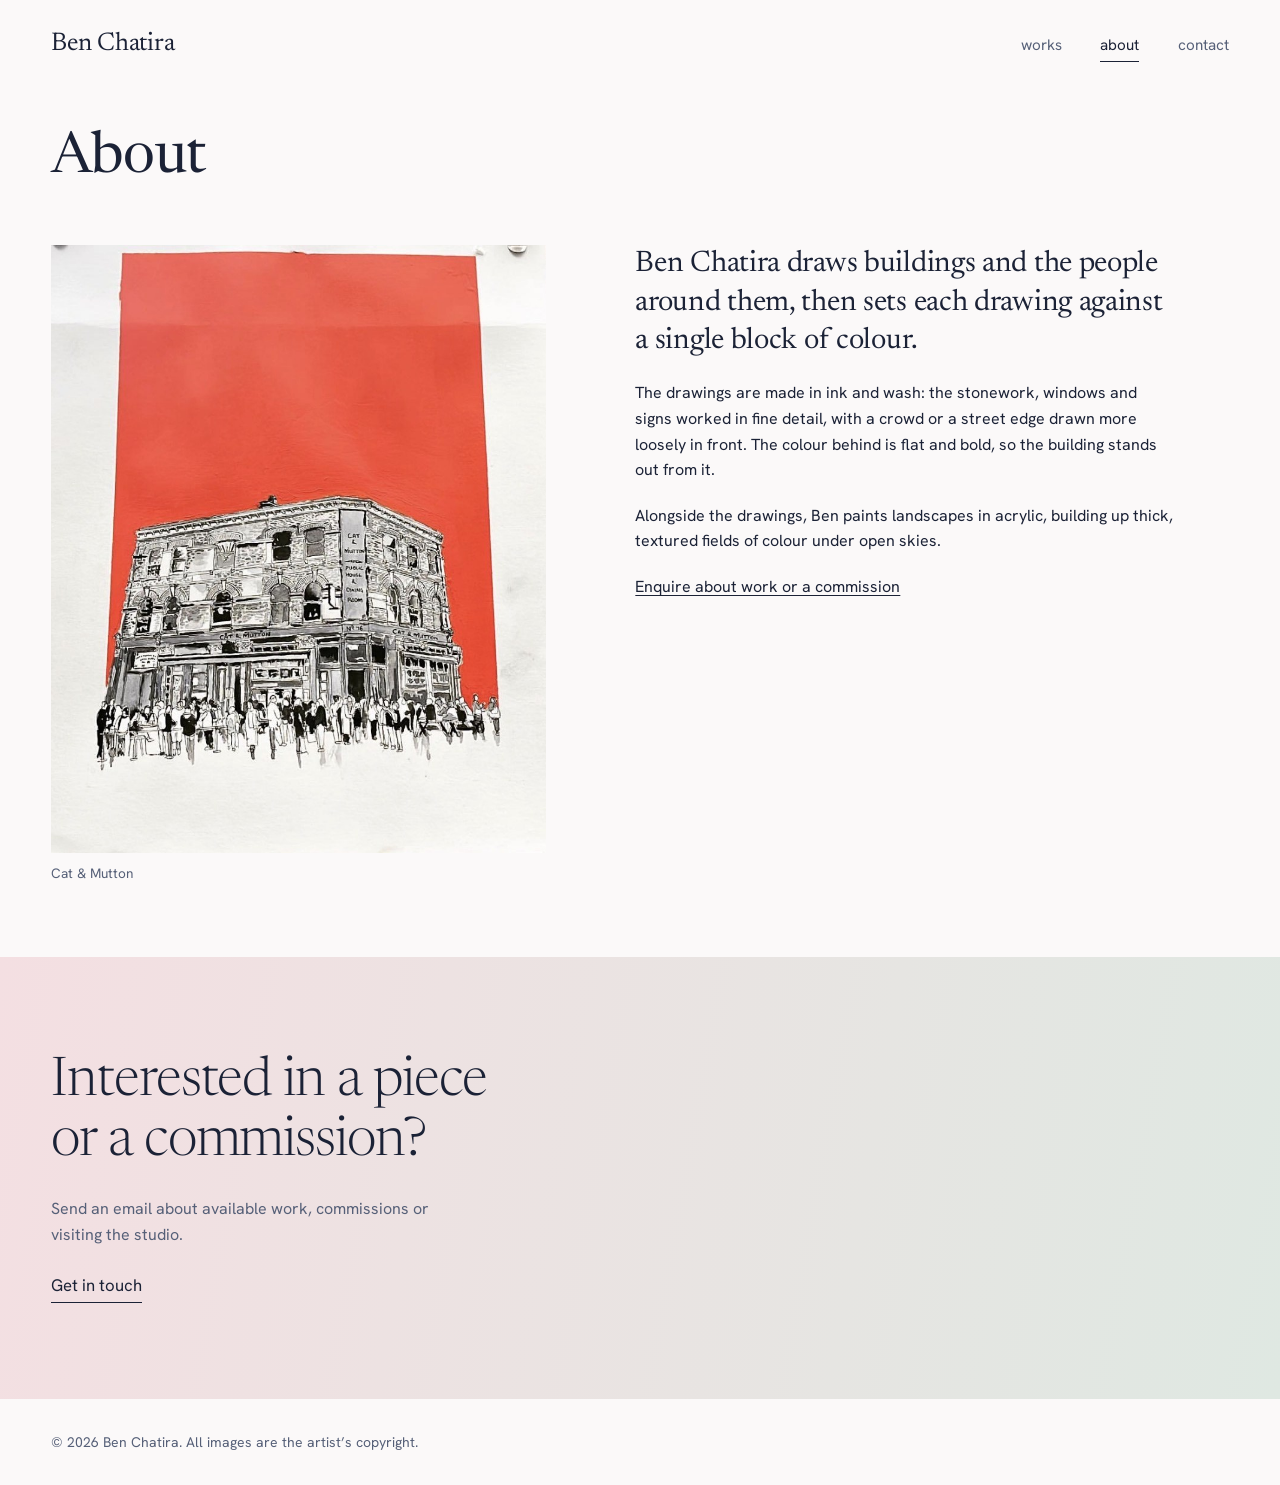
<file: about.html>
<!doctype html>
<html lang="en-GB">
<head>
<meta charset="utf-8">
<meta name="viewport" content="width=device-width, initial-scale=1">
<title>About | Ben Chatira</title>
<meta name="description" content="About Ben Chatira, an artist who draws buildings and streets in ink against fields of colour and paints landscapes.">
<link rel="preconnect" href="https://fonts.googleapis.com">
<link rel="preconnect" href="https://fonts.gstatic.com" crossorigin>
<link href="https://fonts.googleapis.com/css2?family=Hanken+Grotesk:wght@400;500;600&family=Newsreader:ital,opsz,wght@0,6..72,300;0,6..72,400;1,6..72,300;1,6..72,400&display=swap" rel="stylesheet">
<link rel="stylesheet" href="css/style.css">
</head>
<body>
<a class="skip-link" href="#main">Skip to content</a>
<header class="site-header">
  <div class="wrap">
    <a class="wordmark" href="index.html">Ben Chatira</a>
    <nav class="nav" aria-label="Main">
      <a href="gallery.html">works</a>
      <a href="about.html" aria-current="page">about</a>
      <a href="contact.html">contact</a>
    </nav>
  </div>
</header>
<main id="main">
  <section class="section" style="padding-top:1.5rem">
    <div class="wrap">
      <h1 class="page-title">About</h1>
      <div class="about-grid">
        <figure class="about-photo">
          <img src="images/cat-and-mutton.jpg" width="826" height="1016" alt="Cat &amp; Mutton, an ink drawing of a corner pub with a crowd outside, set against a block of red.">
          <figcaption>Cat &amp; Mutton</figcaption>
        </figure>
        <div class="prose">
          <p class="lede">Ben Chatira draws buildings and the people around them, then sets each drawing against a single block of colour.</p>
          <p>The drawings are made in ink and wash: the stonework, windows and signs worked in fine detail, with a crowd or a street edge drawn more loosely in front. The colour behind is flat and bold, so the building stands out from it.</p>
          <p>Alongside the drawings, Ben paints landscapes in acrylic, building up thick, textured fields of colour under open skies.</p>
          <!-- Add a short biography here: where Ben is based, how the work is made, exhibitions. -->
          <p><a href="contact.html">Enquire about work or a commission</a></p>
        </div>
      </div>
    </div>
  </section>
</main>
<section class="band">
  <div class="wrap">
    <h2>Interested in a piece or a commission?</h2>
    <p>Send an email about available work, commissions or visiting the studio.</p>
    <a class="cta" href="contact.html">Get in touch</a>
  </div>
</section>
<footer class="site-footer">
  <div class="wrap">
    <span>&copy; <span id="year">2026</span> Ben Chatira. All images are the artist&rsquo;s copyright.</span>
  </div>
</footer>
<script src="js/works.js"></script>
<script src="js/main.js"></script>
</body>
</html>
</file>
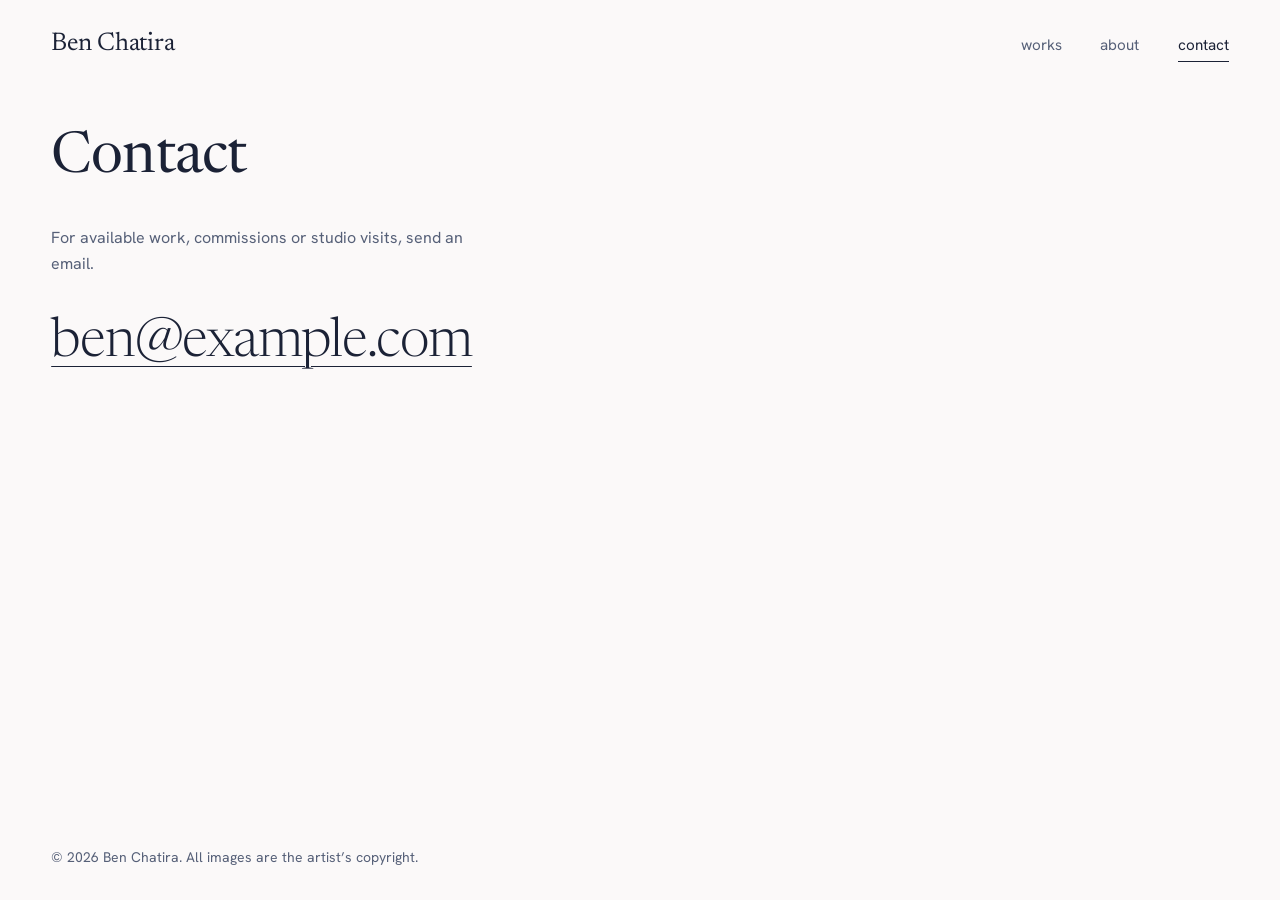
<file: contact.html>
<!doctype html>
<html lang="en-GB">
<head>
<meta charset="utf-8">
<meta name="viewport" content="width=device-width, initial-scale=1">
<title>Contact | Ben Chatira</title>
<meta name="description" content="Contact Ben Chatira about available work, commissions and studio visits.">
<link rel="preconnect" href="https://fonts.googleapis.com">
<link rel="preconnect" href="https://fonts.gstatic.com" crossorigin>
<link href="https://fonts.googleapis.com/css2?family=Hanken+Grotesk:wght@400;500;600&family=Newsreader:ital,opsz,wght@0,6..72,300;0,6..72,400;1,6..72,300;1,6..72,400&display=swap" rel="stylesheet">
<link rel="stylesheet" href="css/style.css">
</head>
<body>
<a class="skip-link" href="#main">Skip to content</a>
<header class="site-header">
  <div class="wrap">
    <a class="wordmark" href="index.html">Ben Chatira</a>
    <nav class="nav" aria-label="Main">
      <a href="gallery.html">works</a>
      <a href="about.html">about</a>
      <a href="contact.html" aria-current="page">contact</a>
    </nav>
  </div>
</header>
<main id="main">
  <section class="section" style="padding-top:1.5rem">
    <div class="wrap">
      <h1 class="page-title">Contact</h1>
      <p class="contact-lead">For available work, commissions or studio visits, send an email.</p>
      <p class="contact-email"><a href="mailto:ben@example.com" data-email>ben@example.com</a></p>
    </div>
  </section>
</main>
<footer class="site-footer">
  <div class="wrap">
    <span>&copy; <span id="year">2026</span> Ben Chatira. All images are the artist&rsquo;s copyright.</span>
  </div>
</footer>
<script src="js/works.js"></script>
<script src="js/main.js"></script>
</body>
</html>
</file>
<file: css/style.css>
:root {
  /* colour tokens */
  --bg: #fbf9f9;
  --ink: #1b2236;
  --muted: #566078;
  --line: #e3dcdd;
  --pink: #efbcc5;
  --sage: #bfd6cd;
  --blush: #f4dfe2;
  --focus: #2b4fd8;

  /* type tokens */
  --display: "Newsreader", "Iowan Old Style", Georgia, serif;
  --body: "Hanken Grotesk", "Helvetica Neue", Arial, sans-serif;

  --gutter: clamp(20px, 4vw, 56px);
  --max: 1480px;
  color-scheme: light;
}

*, *::before, *::after { box-sizing: border-box; }

html { scroll-behavior: smooth; }

body {
  margin: 0;
  background: var(--bg);
  color: var(--ink);
  font-family: var(--body);
  font-size: 1rem;
  line-height: 1.6;
  -webkit-font-smoothing: antialiased;
  /* full-height column so the footer sits at the bottom on short pages */
  min-height: 100vh;
  min-height: 100dvh;
  display: flex;
  flex-direction: column;
}
main { flex: 1 0 auto; }

img { display: block; max-width: 100%; height: auto; }
a { color: inherit; text-decoration-thickness: 1px; text-underline-offset: 0.2em; }
:focus-visible { outline: 2px solid var(--focus); outline-offset: 3px; }

.skip-link {
  position: absolute; left: var(--gutter); top: -3rem;
  background: var(--ink); color: var(--bg); padding: 0.5rem 1rem; z-index: 50;
}
.skip-link:focus { top: 0.75rem; }

.wrap { width: 100%; max-width: var(--max); margin-inline: auto; padding-inline: var(--gutter); }

/* ---------- header ---------- */
.site-header { padding-block: 1.5rem; position: relative; z-index: 2; }
.site-header .wrap { display: flex; align-items: baseline; justify-content: space-between; gap: 1.5rem; flex-wrap: wrap; }
.wordmark { font-family: var(--display); font-size: 1.6rem; font-weight: 400; letter-spacing: -0.01em; text-decoration: none; }
.nav { display: flex; gap: clamp(1.2rem, 3vw, 2.4rem); }
.nav a { text-decoration: none; font-size: 0.95rem; color: var(--muted); padding-block: 0.25rem; border-bottom: 1px solid transparent; }
.nav a:hover { color: var(--ink); }
.nav a[aria-current="page"] { color: var(--ink); border-bottom-color: var(--ink); }

/* ---------- home hero ---------- */
.hero {
  position: relative; isolation: isolate; overflow: hidden;
  height: clamp(560px, 92vh, 900px);
  display: flex; flex-direction: column;
  background: #e8d9d6;
  --name-size: clamp(3.4rem, 9.5vw, 9rem);
  --hero-pad: clamp(1.5rem, 4vw, 3rem);
}
.hero-stage { position: absolute; inset: 0; z-index: -1; }
.hero-wash {
  position: absolute; inset: -10%;
  background:
    radial-gradient(60% 70% at 85% 40%, var(--pink) 0%, transparent 70%),
    radial-gradient(55% 80% at 5% 75%, var(--sage) 0%, transparent 70%),
    radial-gradient(70% 70% at 45% 5%, #ece3d9 0%, transparent 70%),
    #e8d9d6;
  animation: wash 22s ease-in-out infinite alternate;
}
.hero-slide {
  position: absolute; top: 0; right: 0; height: 100%; width: 66%;
  object-fit: cover; opacity: 0;
  filter: saturate(0.6) brightness(1.1) contrast(0.95);
  -webkit-mask-image: linear-gradient(to right, transparent 0%, #000 38%);
  mask-image: linear-gradient(to right, transparent 0%, #000 38%);
  transition: opacity 1.8s ease;
  will-change: opacity, transform;
}
.hero-slide.is-active { opacity: 1; }
.hero-slide.is-active, .hero-slide.is-leaving { animation: drift 10s linear forwards; }
.hero-tint {
  position: absolute; inset: 0; mix-blend-mode: screen;
  background: linear-gradient(105deg, rgba(191, 214, 205, 0.45), rgba(239, 188, 197, 0.6));
}
.hero-grain {
  position: absolute; inset: -50%; width: 200%; height: 200%; opacity: 0.3; pointer-events: none;
  background-image: url("data:image/svg+xml;utf8,<svg xmlns='http://www.w3.org/2000/svg' width='240' height='240'><filter id='n'><feTurbulence type='fractalNoise' baseFrequency='.85' numOctaves='2' stitchTiles='stitch'/><feColorMatrix values='0 0 0 0 0  0 0 0 0 0  0 0 0 0 0  0 0 0 .5 0'/></filter><rect width='240' height='240' filter='url(%23n)'/></svg>");
  animation: grain 0.9s steps(6) infinite;
}
@keyframes wash {
  from { transform: translate3d(-2%, 0, 0) scale(1.02); }
  to   { transform: translate3d(2%, -2%, 0) scale(1.08); }
}
@keyframes drift {
  from { transform: scale(1.04) translate3d(0, 0, 0); }
  to   { transform: scale(1.12) translate3d(-1.5%, -1%, 0); }
}
@keyframes grain {
  0% { transform: translate(0, 0); } 20% { transform: translate(-3%, 2%); }
  40% { transform: translate(2%, -3%); } 60% { transform: translate(-2%, -1%); }
  80% { transform: translate(3%, 3%); } 100% { transform: translate(0, 0); }
}

.hero-body { flex: 1; display: flex; align-items: flex-end; padding-bottom: var(--hero-pad); }
.hero-name {
  margin: 0; max-width: 55%;
  font-family: var(--display); font-weight: 300;
  font-size: var(--name-size); line-height: 0.92; letter-spacing: -0.035em;
}

.hero-title { display: flex; align-items: center; gap: 0.7rem; }
/* a small pink chip with a larger invisible tap area around it */
.hero-plus {
  position: relative; flex: none; padding: 0; cursor: pointer;
  width: 36px; height: 36px; margin: -8px 0 -8px -7px;
  border: 7px solid transparent; border-radius: 14px; background-clip: padding-box;
  background-image: linear-gradient(135deg, rgba(243, 184, 196, 0.95), rgba(222, 156, 172, 0.92));
  transition: transform 0.25s ease;
}
.hero-plus::before, .hero-plus::after {
  content: ""; position: absolute; left: 50%; top: 50%; background: #fff;
  transform: translate(-50%, -50%);
}
.hero-plus::before { width: 10px; height: 1.5px; }
.hero-plus::after { width: 1.5px; height: 10px; }
.hero-plus:hover { transform: scale(1.15); }

.hero-bar {
  display: flex; justify-content: space-between; align-items: center; gap: 1rem 2rem; flex-wrap: wrap;
  border-top: 1px solid rgba(27, 34, 54, 0.5);
  padding-block: 1.1rem 1.5rem;
  font-size: 0.78rem; letter-spacing: 0.14em; text-transform: uppercase;
}
.hero-bar-right { display: flex; gap: 1.75rem; align-items: baseline; }
.hero-bar a { text-decoration: none; border-bottom: 1px solid currentColor; padding-bottom: 0.1rem; }
.hero-bar a:hover { border-bottom-color: transparent; }

@media (max-width: 700px) {
  .hero-bar { letter-spacing: 0.1em; }
  .hero-bar-right { gap: 1.1rem; }
  .hero-name { max-width: 100%; }
  .hero-slide { width: 100%; }
}

@media (max-width: 380px) { #hero-count { display: none; } }

/* ---------- section scaffolding ---------- */
.section { padding-block: 4.5rem; }
.section.tight { padding-top: 0; }
.section-head { display: flex; align-items: baseline; justify-content: space-between; gap: 1rem; margin-bottom: 2rem; flex-wrap: wrap; }
.section-head h2 { font-family: var(--display); font-weight: 400; font-size: clamp(1.7rem, 3vw, 2.3rem); letter-spacing: -0.01em; margin: 0; text-wrap: balance; }
.text-link { font-size: 0.95rem; }

.statement { font-family: var(--display); font-size: clamp(1.6rem, 3.2vw, 2.6rem); line-height: 1.25; letter-spacing: -0.012em; max-width: 30ch; margin: 0; text-wrap: balance; }
.statement-wrap { display: grid; gap: 1.5rem; grid-template-columns: minmax(0, 1fr); }
.statement-side { max-width: 46ch; color: var(--muted); }
.statement-side p { margin: 0 0 1rem; }
@media (min-width: 900px) {
  .statement-wrap { grid-template-columns: minmax(0, 7fr) minmax(0, 4fr); gap: 5rem; align-items: end; }
}

/* ---------- works: rows of images, each at its natural proportions ---------- */
.rows {
  --row-h: clamp(220px, 24vw, 340px);
  display: flex; flex-wrap: wrap; gap: clamp(1.5rem, 2.4vw, 2.25rem) clamp(1.25rem, 2.2vw, 2rem);
}
.rows::after { content: ""; flex-grow: 1000; }
.work { margin: 0; min-width: 0; flex: calc(var(--ar) * 100) 1 calc(var(--ar) * var(--row-h)); }
.work button { display: block; width: 100%; padding: 0; border: 0; background: none; cursor: zoom-in; color: inherit; font: inherit; text-align: left; }
.work img { width: 100%; height: auto; transition: opacity 0.2s; }
.work button:hover img { opacity: 0.9; }
.work figcaption { margin-top: 0.55rem; font-size: 0.85rem; color: var(--muted); white-space: nowrap; overflow: hidden; text-overflow: ellipsis; }
.work .work-title { font-family: var(--display); font-style: italic; font-size: 0.98rem; color: var(--ink); }
@media (max-width: 560px) { .rows { --row-h: 100vw; } }

.page-title { font-family: var(--display); font-weight: 400; margin: 0 0 2.5rem; font-size: clamp(2.2rem, 5vw, 3.6rem); letter-spacing: -0.015em; }

/* ---------- lightbox ---------- */
.lightbox { border: 0; padding: 0; margin: 0; max-width: none; max-height: none; width: 100%; height: 100%; background: var(--bg); color: var(--ink); }
.lightbox::backdrop { background: rgba(251, 249, 249, 0.9); }
.lightbox[open] { display: grid; grid-template-rows: auto minmax(0, 1fr) auto; }
.lb-bar { display: flex; justify-content: space-between; align-items: center; padding: 1rem var(--gutter); font-size: 0.9rem; color: var(--muted); }
.lb-bar button, .lb-nav button { background: none; border: 0; font: inherit; color: var(--ink); cursor: pointer; padding: 0.4rem 0.2rem; }
.lb-stage { display: flex; align-items: center; justify-content: center; padding: 0 var(--gutter); min-height: 0; }
.lb-stage img { max-width: 100%; max-height: 100%; width: auto; height: auto; object-fit: contain; }
.lb-foot { display: flex; flex-wrap: wrap; gap: 0.75rem 2rem; justify-content: space-between; align-items: baseline; padding: 1rem var(--gutter) 1.5rem; font-size: 0.9rem; color: var(--muted); }
.lb-foot .lb-title { font-family: var(--display); font-style: italic; font-size: 1.2rem; color: var(--ink); }
.lb-nav { display: flex; gap: 1.5rem; }

/* ---------- about ---------- */
.about-grid { display: grid; gap: 3rem; grid-template-columns: minmax(0, 1fr); align-items: start; }
@media (min-width: 900px) {
  .about-grid { grid-template-columns: minmax(0, 5fr) minmax(0, 6fr); gap: clamp(3rem, 7vw, 7rem); }
  .about-photo { position: sticky; top: 2rem; }
}
.about-photo { margin: 0; }
.about-photo figcaption { margin-top: 0.6rem; font-size: 0.85rem; color: var(--muted); }
.prose { max-width: 60ch; }
.prose p { margin: 0 0 1.25rem; }
.prose .lede { font-family: var(--display); font-size: clamp(1.4rem, 2.4vw, 1.85rem); line-height: 1.3; letter-spacing: -0.01em; }
/* ---------- contact ---------- */
.contact-lead { max-width: 46ch; color: var(--muted); margin: -1.25rem 0 1.5rem; }
.contact-email { margin: 0; font-family: var(--display); font-weight: 300; font-size: clamp(1.8rem, 5vw, 3.4rem); letter-spacing: -0.02em; overflow-wrap: anywhere; }
.contact-email a { text-decoration-thickness: 1px; text-underline-offset: 0.18em; }

/* ---------- closing band: pale pink to sage ---------- */
.band { background: linear-gradient(100deg, var(--blush), #dfe8e2); padding-block: clamp(3.5rem, 8vw, 6rem); }
.band .wrap { display: grid; gap: 1.5rem; grid-template-columns: minmax(0, 1fr); }
.band h2 { font-family: var(--display); font-weight: 300; margin: 0; max-width: 20ch; font-size: clamp(2rem, 4.5vw, 3.4rem); line-height: 1.1; letter-spacing: -0.02em; text-wrap: balance; }
.band p { margin: 0; color: var(--muted); max-width: 46ch; }
.band a.cta { justify-self: start; font-size: 1.05rem; padding-bottom: 0.2rem; border-bottom: 1px solid var(--ink); text-decoration: none; }
.band a.cta:hover { border-bottom-color: transparent; }

.site-footer { padding-block: 2rem; font-size: 0.875rem; color: var(--muted); }
.site-footer .wrap { display: flex; flex-wrap: wrap; justify-content: space-between; gap: 0.75rem 2rem; }
.site-footer a { color: var(--muted); }

/* ---------- reduced motion: stills only ---------- */
@media (prefers-reduced-motion: reduce) {
  html { scroll-behavior: auto; }
  .hero-wash, .hero-grain, .hero-slide.is-active, .hero-slide.is-leaving { animation: none; }
  .hero-slide { transition: none; }
  .hero-plus { transition: none; }
}
</file>
